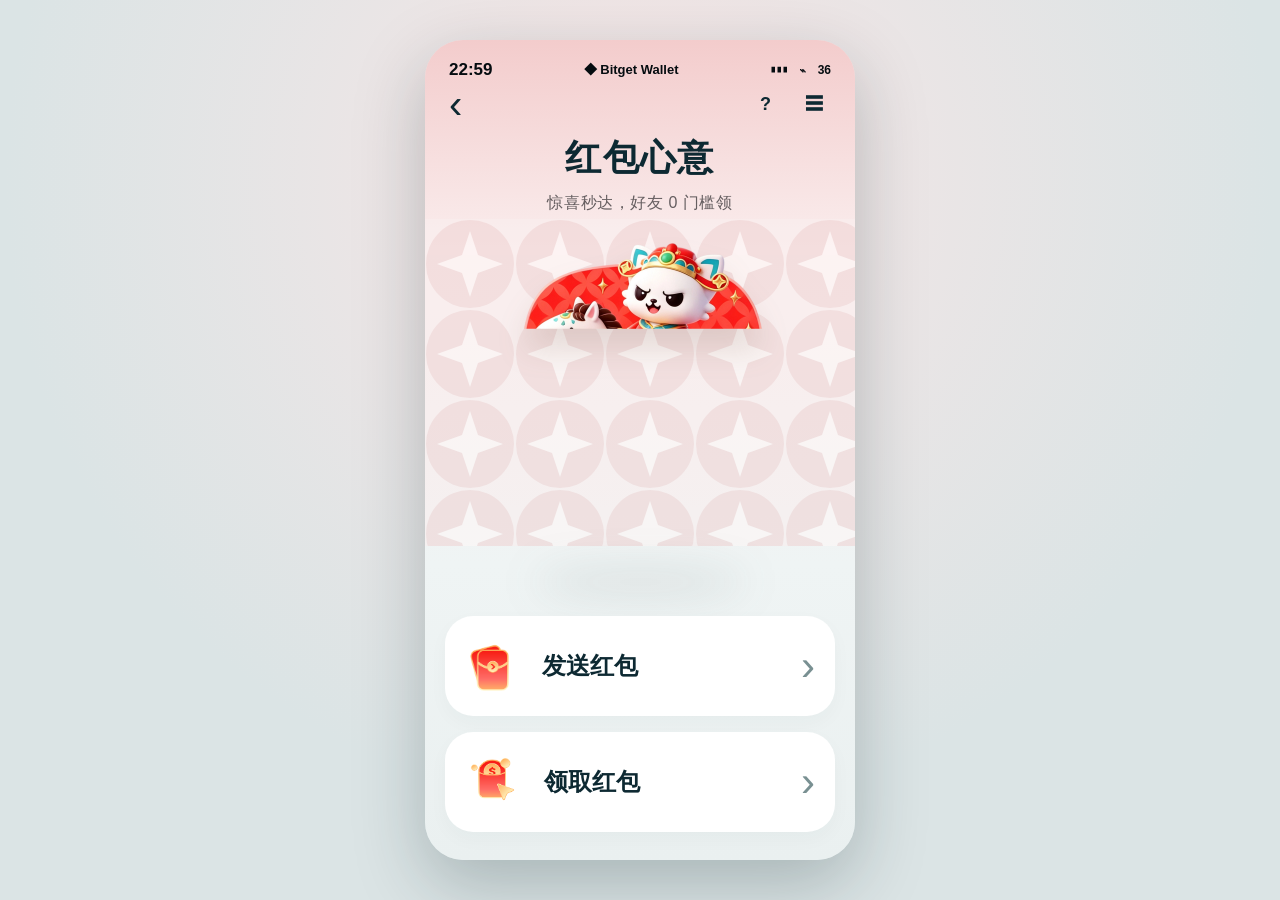
<file: index.html>
<!doctype html>
<html lang="zh-CN">
  <head>
    <meta charset="UTF-8" />
    <meta name="viewport" content="width=device-width, initial-scale=1" />
    <title>红包心意</title>
    <link rel="stylesheet" href="styles.css?v=20260820" />
  </head>
  <body>
    <main class="phone" aria-label="红包心意">
      <!-- 第1行：状态栏 + 导航 -->
      <header class="topbar">
        <div class="status"><strong>22:59</strong><span class="brand">◆ Bitget Wallet</span><span class="signal">▮▮▮　⌁　36</span></div>
        <nav class="nav"><span class="back">‹</span><span class="nav-right">?　☰</span></nav>
      </header>
      <!-- 第2行：标题 -->
      <section class="intro">
        <h1>红包心意</h1>
        <p>惊喜秒达，好友 0 门槛领</p>
      </section>
      <!-- 第3行：Hero 插图区 -->
      <section class="hero">
        <div class="pattern" aria-hidden="true"></div>
        <img class="hero-img" src="assets/illustrations/illustration-hero-red-packet-01.png" alt="骑马捧元宝的新春红包插画" />
        <div class="hero-shadow" aria-hidden="true"></div>
      </section>
      <!-- 第4行：按钮区 -->
      <section class="actions">
        <button class="card" onclick="location.href='send.html'"><img src="assets/icons/icon-action-send-01.png" alt="" /><strong>发送红包</strong><i>›</i></button>
        <button class="card" onclick="location.href='receive-code.html'"><img src="assets/icons/icon-action-receive-01.png" alt="" /><strong>领取红包</strong><i>›</i></button>
      </section>
    </main>
  </body>
</html>
</file>
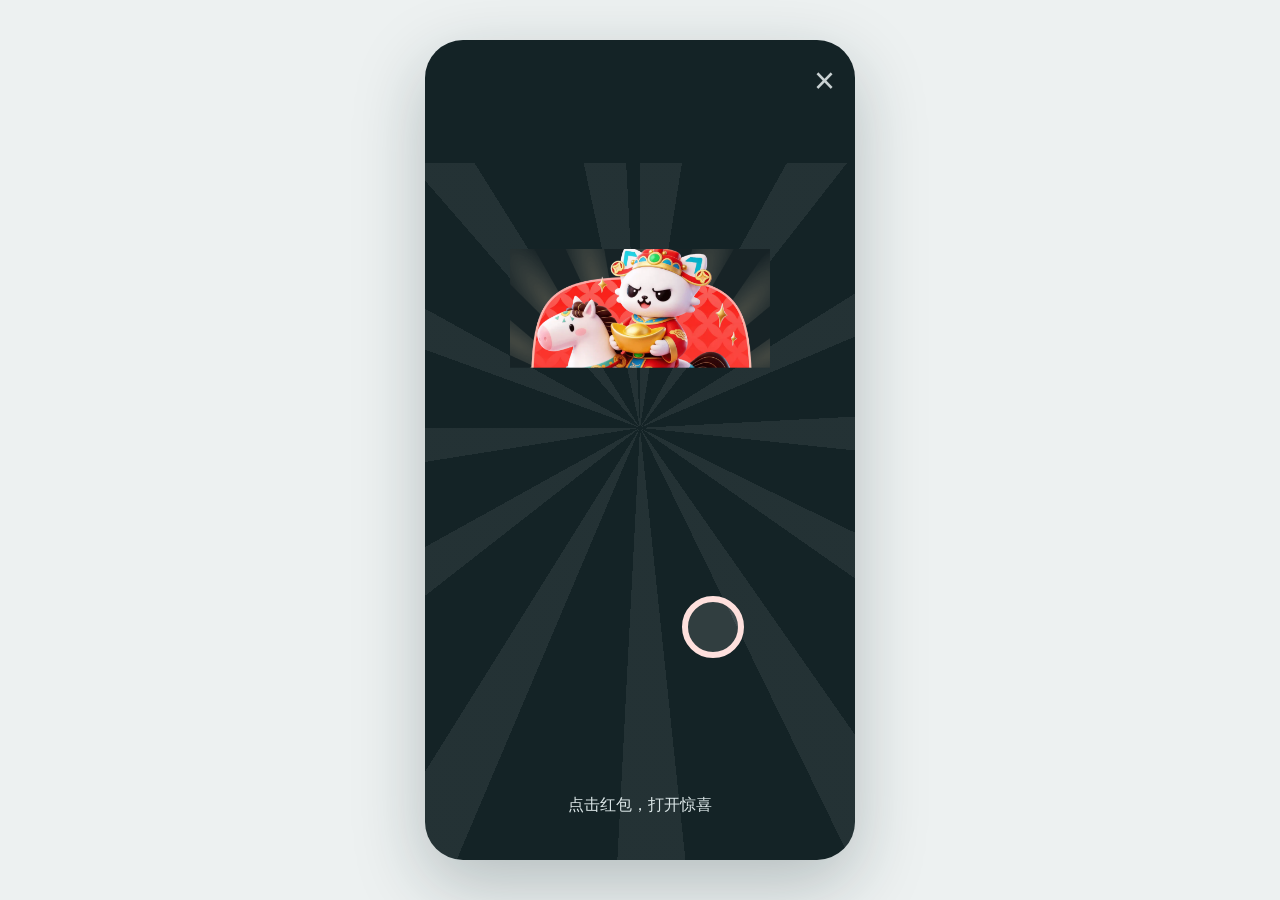
<file: open.html>
<!doctype html>
<html lang="zh-CN">
  <head>
    <meta charset="UTF-8" />
    <meta name="viewport" content="width=device-width, initial-scale=1" />
    <title>打开红包</title>
    <link rel="stylesheet" href="flow.css?v=20260820" />
    <link rel="stylesheet" href="open-result.css?v=20260820" />
  </head>
  <body>
    <main class="screen open">
      <div class="rays"></div>
      <span class="close" onclick="location.href='receive.html'">×</span>
      <button id="packet" class="packet-state" aria-label="打开红包">
        <img src="assets/states/open-red-packet-state.png" alt="点击打开红包" />
      </button>
      <p class="tip">点击红包，打开惊喜</p>
    </main>
    <script>
      document.querySelector('#packet').addEventListener('click', e => {
        e.currentTarget.classList.add('opening');
        document.querySelector('.tip').textContent = '正在打开…';
        setTimeout(() => location.href = 'result.html', 850);
      });
    </script>
  </body>
</html>
</file>
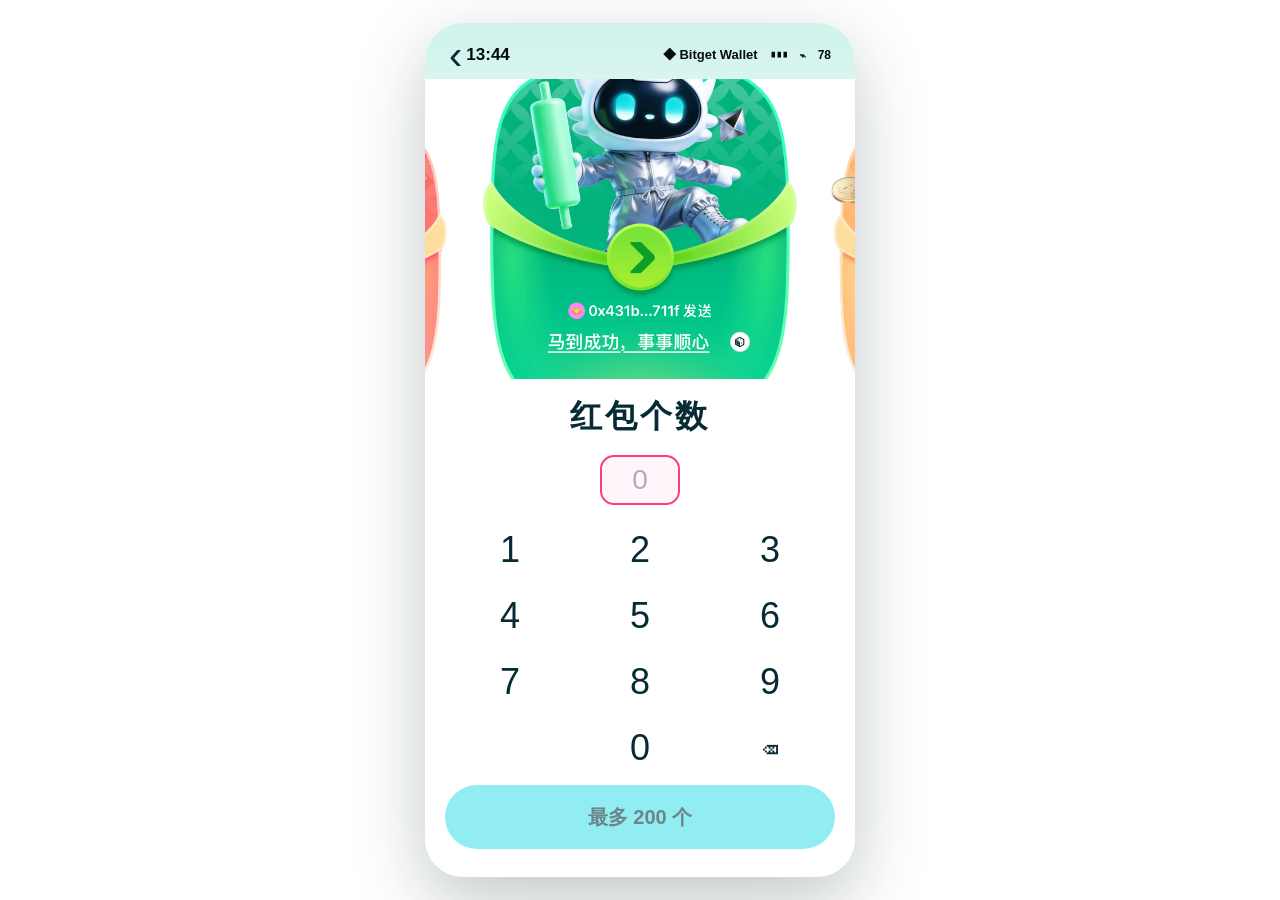
<file: quantity.html>
<!doctype html>
<html lang="zh-CN">
  <head>
    <meta charset="UTF-8" />
    <meta name="viewport" content="width=device-width, initial-scale=1" />
    <title>红包个数</title>
    <link rel="stylesheet" href="quantity.css?v=20260820" />
  </head>
  <body>
    <main class="phone">
      <header class="topbar">
        <a class="back" href="send.html">‹</a>
        <span class="time">13:44</span>
        <b class="brand">◆ Bitget Wallet</b>
        <i class="signal">▮▮▮　⌁　78</i>
      </header>
      <img class="selected-cover" src="assets/covers/cover-selected-green.png" alt="已选择的红包封面" />
      <h1 class="page-title">红包个数</h1>
      <output id="count" class="count-display">0</output>
      <section class="pad">
        <button>1</button><button>2</button><button>3</button>
        <button>4</button><button>5</button><button>6</button>
        <button>7</button><button>8</button><button>9</button>
        <span></span><button>0</button><button data-delete>⌫</button>
      </section>
      <button id="confirm" class="confirm-btn" disabled>最多 200 个</button>
    </main>
    <script src="quantity.js?v=20260820"></script>
  </body>
</html>
</file>
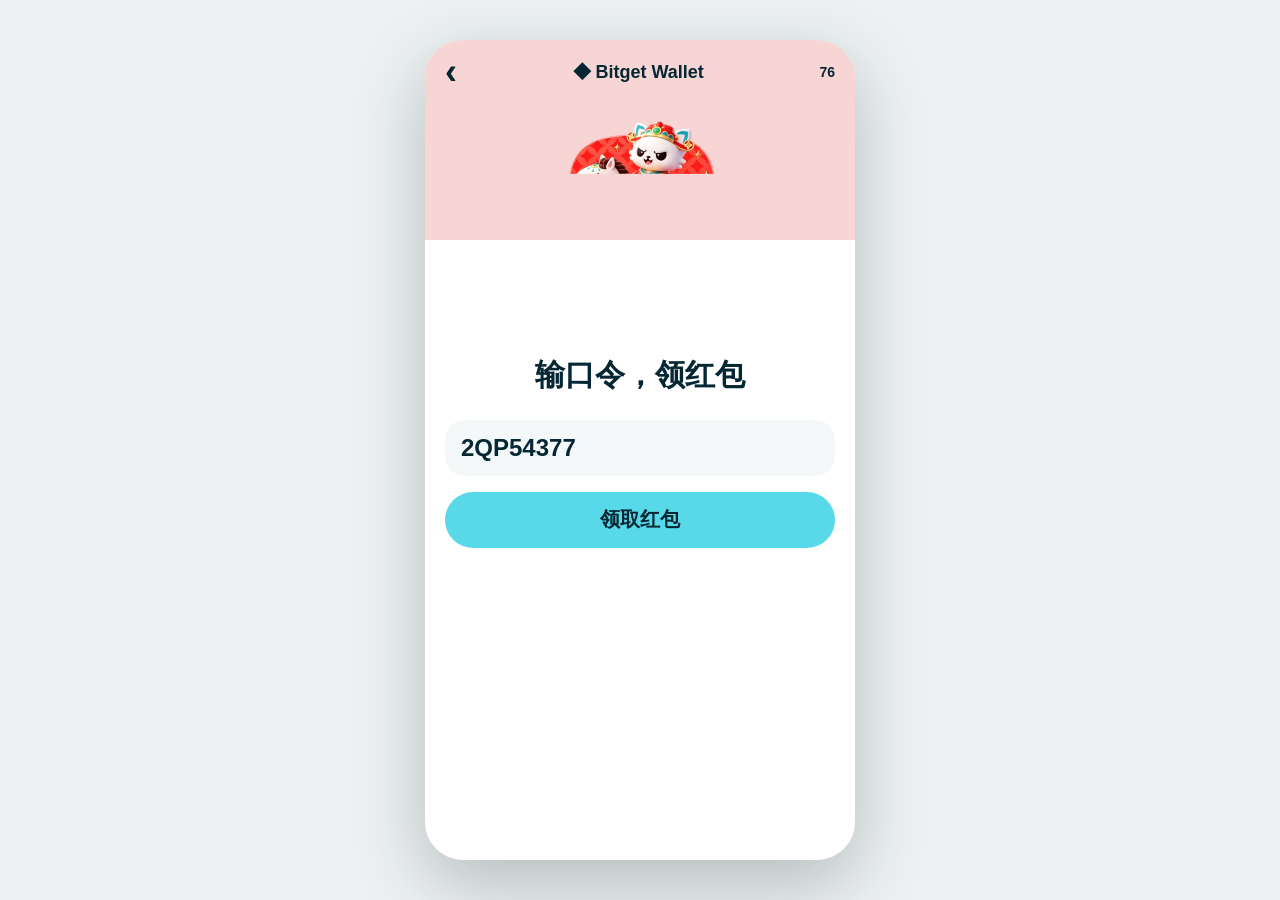
<file: receive-code.html>
<!doctype html>
<html lang="zh-CN">
  <head>
    <meta charset="UTF-8" />
    <meta name="viewport" content="width=device-width, initial-scale=1" />
    <title>输入口令，领红包</title>
    <link rel="stylesheet" href="flow.css?v=20260820" />
  </head>
  <body>
    <main class="screen receive-code">
      <div class="top">
        <a class="back" href="share.html">‹</a>
        <span class="fake-brand">◆ Bitget Wallet</span>
        <span>76</span>
      </div>
      <img class="hero" src="assets/illustrations/illustration-hero-red-packet-01.png" alt="红包插画" />
      <h1>输口令，领红包</h1>
      <input id="code" class="code-input" value="2QP54377" aria-label="红包口令" />
      <button class="btn claim" onclick="location.href='receive.html'">领取红包</button>
    </main>
  </body>
</html>
</file>
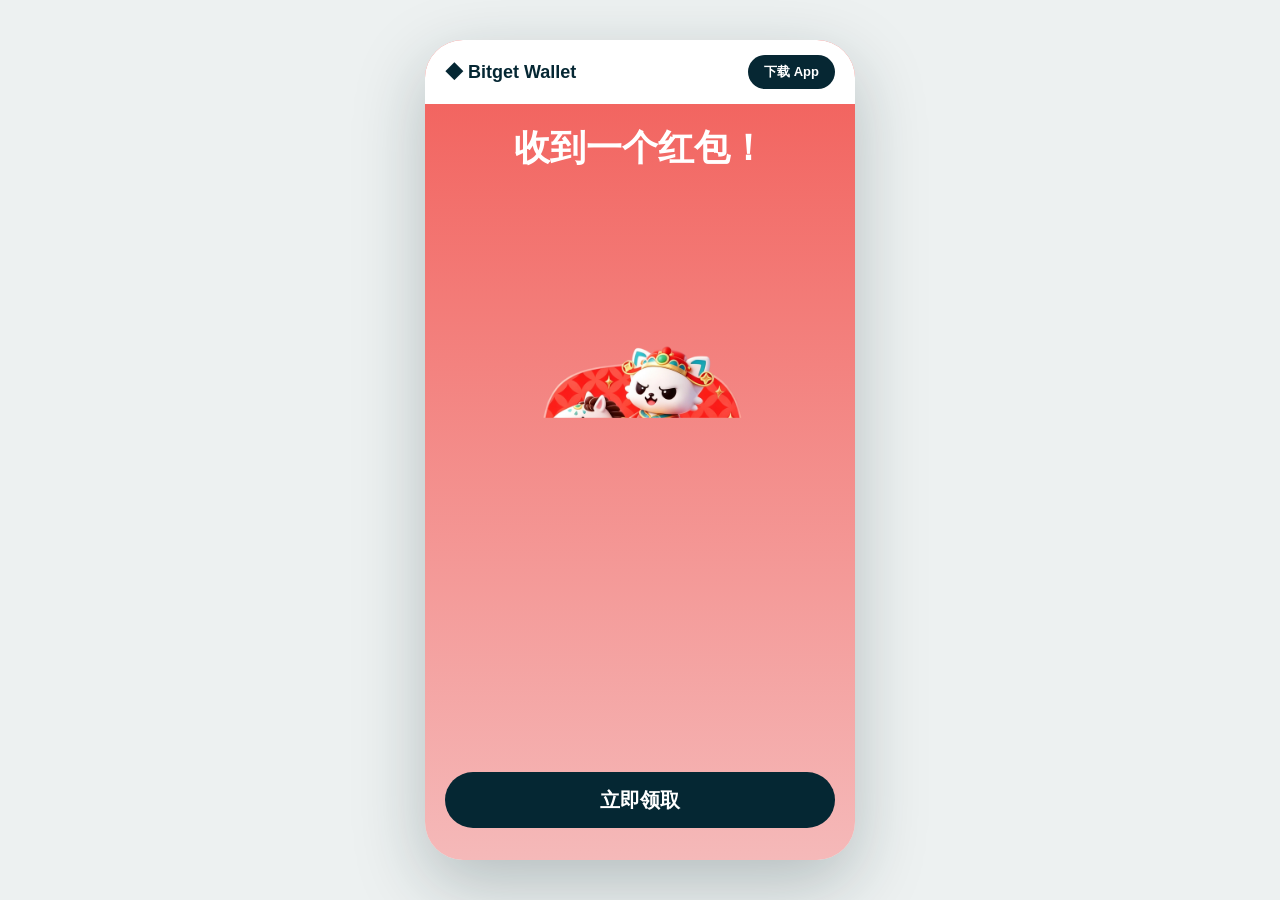
<file: receive.html>
<!doctype html>
<html lang="zh-CN">
  <head>
    <meta charset="UTF-8" />
    <meta name="viewport" content="width=device-width, initial-scale=1" />
    <title>收到一个红包</title>
    <link rel="stylesheet" href="flow.css?v=20260820" />
  </head>
  <body>
    <main class="screen landing">
      <div class="walletbar">
        ◆ Bitget Wallet
        <small>下载 App</small>
      </div>
      <h1>收到一个红包！</h1>
      <img class="hero" src="assets/illustrations/illustration-hero-red-packet-01.png" alt="红包" />
      <button class="btn claim" onclick="location.href='open.html'">立即领取</button>
    </main>
  </body>
</html>
</file>
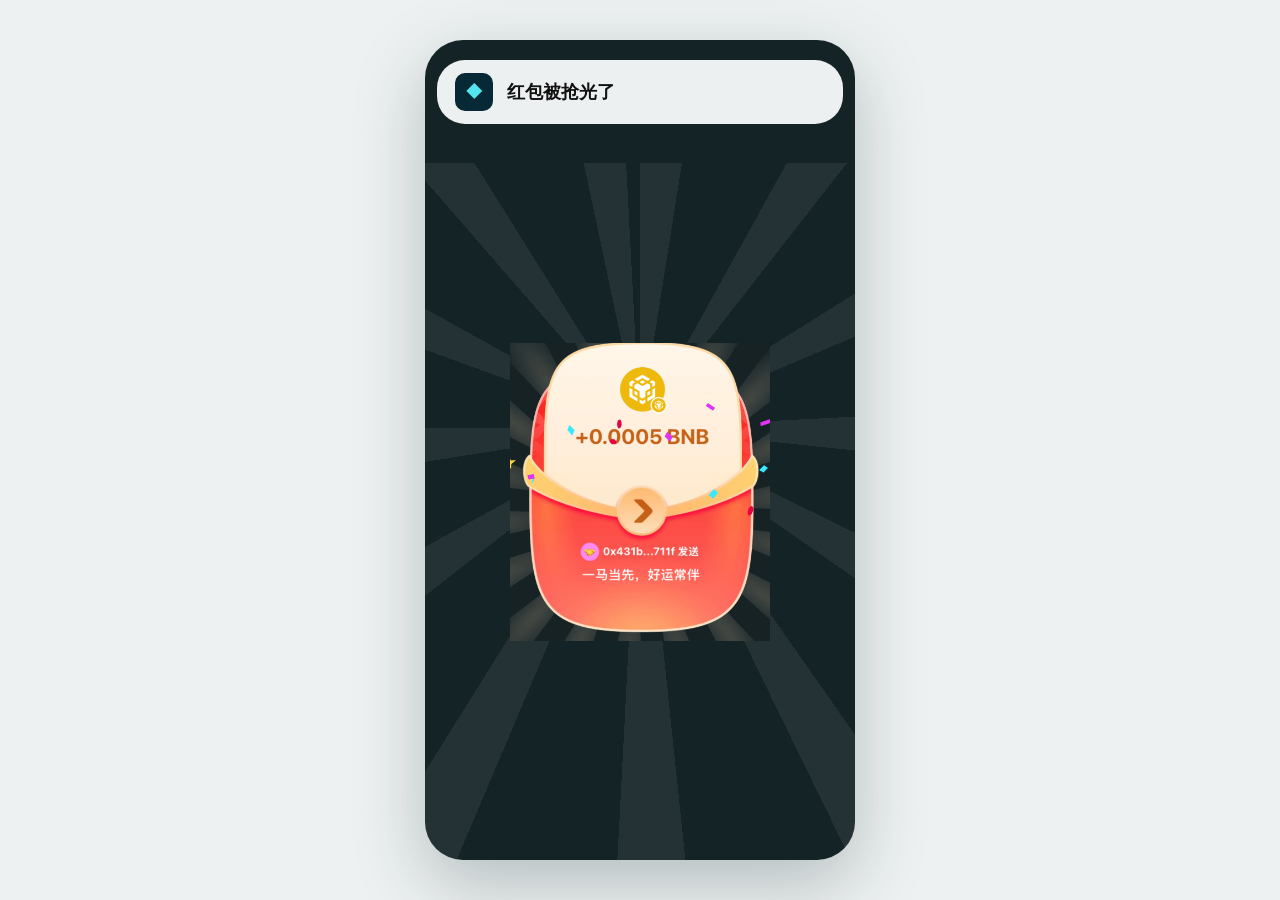
<file: result.html>
<!doctype html>
<html lang="zh-CN">
  <head>
    <meta charset="UTF-8" />
    <meta name="viewport" content="width=device-width, initial-scale=1" />
    <title>红包结果</title>
    <link rel="stylesheet" href="flow.css?v=20260820" />
    <link rel="stylesheet" href="open-result.css?v=20260820" />
  </head>
  <body>
    <main class="screen result">
      <div class="rays"></div>
      <div class="toast">
        <i>◆</i>红包被抢光了
      </div>
      <img class="opened-state" src="assets/states/opened-red-packet-result.png" alt="已打开红包，获得 0.0005 BNB" />
    </main>
  </body>
</html>
</file>
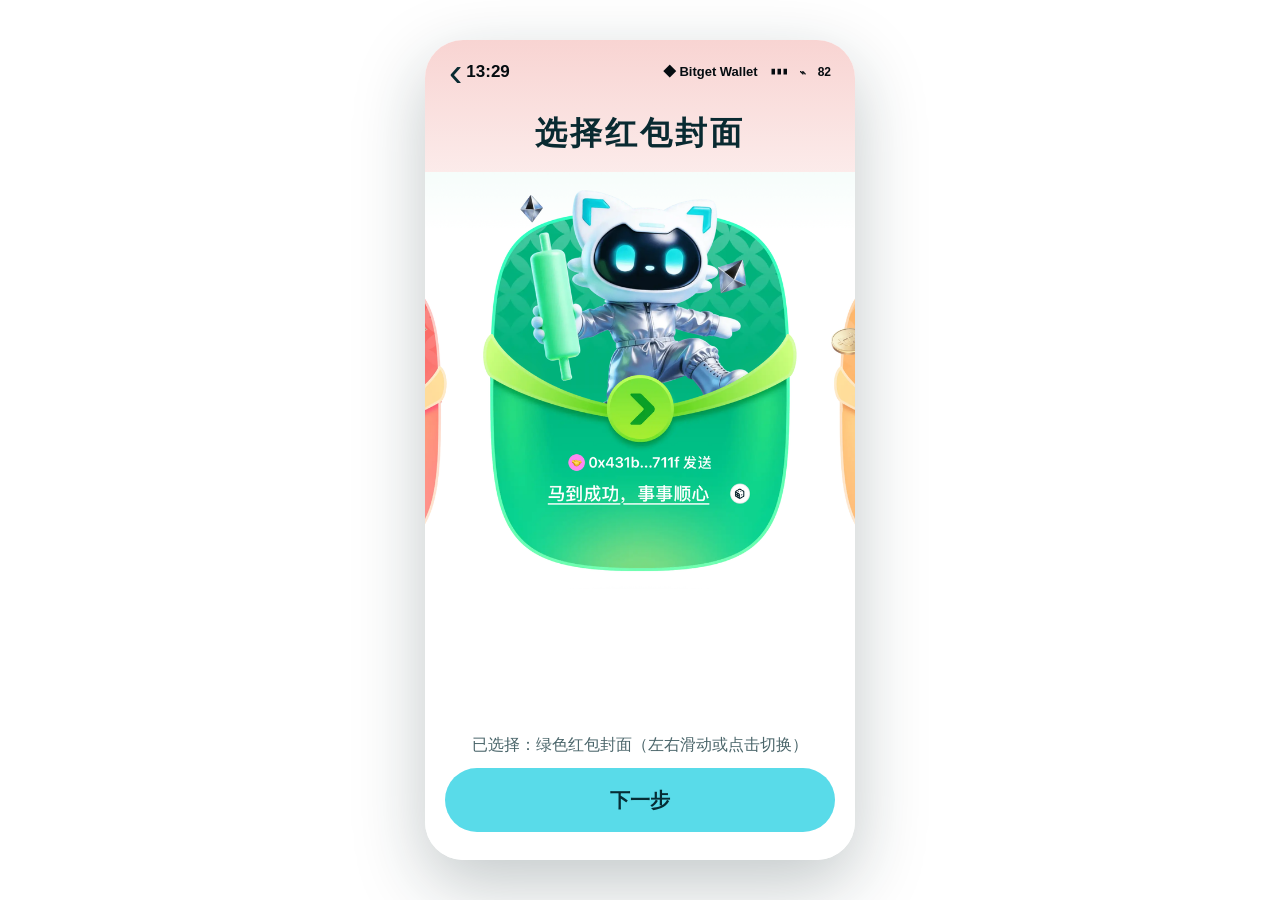
<file: send.html>
<!doctype html>
<html lang="zh-CN">
  <head>
    <meta charset="UTF-8" />
    <meta name="viewport" content="width=device-width, initial-scale=1" />
    <title>选择红包封面</title>
    <link rel="stylesheet" href="send.css?v=20260820" />
  </head>
  <body>
    <main class="phone">
      <header class="topbar">
        <a class="back" href="index.html">‹</a>
        <span class="time">13:29</span>
        <b class="brand">◆ Bitget Wallet</b>
        <i class="signal">▮▮▮　⌁　82</i>
      </header>
      <h1 class="page-title">选择红包封面</h1>
      <section class="carousel" aria-label="红包封面，可左右滑动">
        <div class="track">
          <img src="assets/covers/cover-01.png" alt="红色红包封面" />
          <img src="assets/covers/cover-02.png" alt="绿色红包封面" />
          <img src="assets/covers/cover-03.png" alt="橙色红包封面" />
        </div>
      </section>
      <p class="cover-note" id="cover-note">已选择：绿色红包封面（左右滑动切换）</p>
      <button id="next" class="next-btn">下一步</button>
    </main>
    <script src="send.js?v=20260820"></script>
  </body>
</html>
</file>
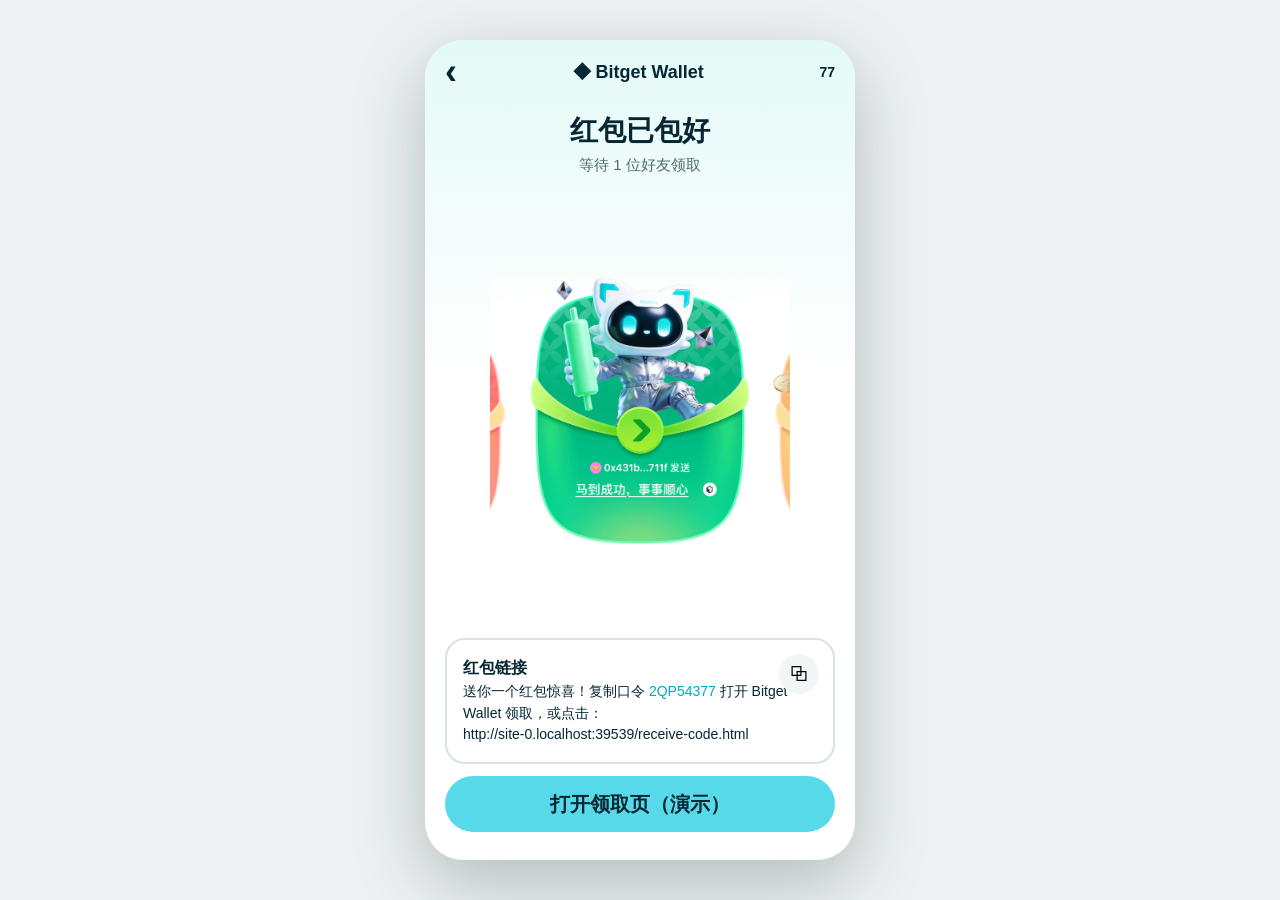
<file: share.html>
<!doctype html>
<html lang="zh-CN">
  <head>
    <meta charset="UTF-8" />
    <meta name="viewport" content="width=device-width, initial-scale=1" />
    <title>红包已包好</title>
    <link rel="stylesheet" href="flow.css?v=20260820" />
  </head>
  <body>
    <main class="screen share">
      <div class="top">
        <a class="back" href="quantity.html">‹</a>
        <span class="fake-brand">◆ Bitget Wallet</span>
        <span>77</span>
      </div>
      <h1>红包已包好</h1>
      <p class="lead">等待 1 位好友领取</p>
      <img id="share-cover" class="hero" src="assets/covers/cover-selected-green.png" alt="已选择的红包" />
      <section class="linkbox">
        <b>红包链接</b><br />
        送你一个红包惊喜！复制口令 <span style="color:#00a8cb">2QP54377</span> 打开 Bitget Wallet 领取，或点击：<br />
        <span id="share-url"></span>
        <button class="copy" onclick="navigator.clipboard?.writeText(document.querySelector('#share-url').textContent);this.textContent='✓'">⧉</button>
      </section>
      <button class="btn next-local" onclick="location.href='receive-code.html'">打开领取页（演示）</button>
    </main>
    <script>
      const cover = Number(sessionStorage.getItem('redPacketCover') ?? 1);
      document.querySelector('#share-cover').src = `assets/covers/cover-0${cover + 1}.png`;
      document.querySelector('#share-url').textContent = new URL('receive-code.html', location.href).href;
    </script>
  </body>
</html>
</file>
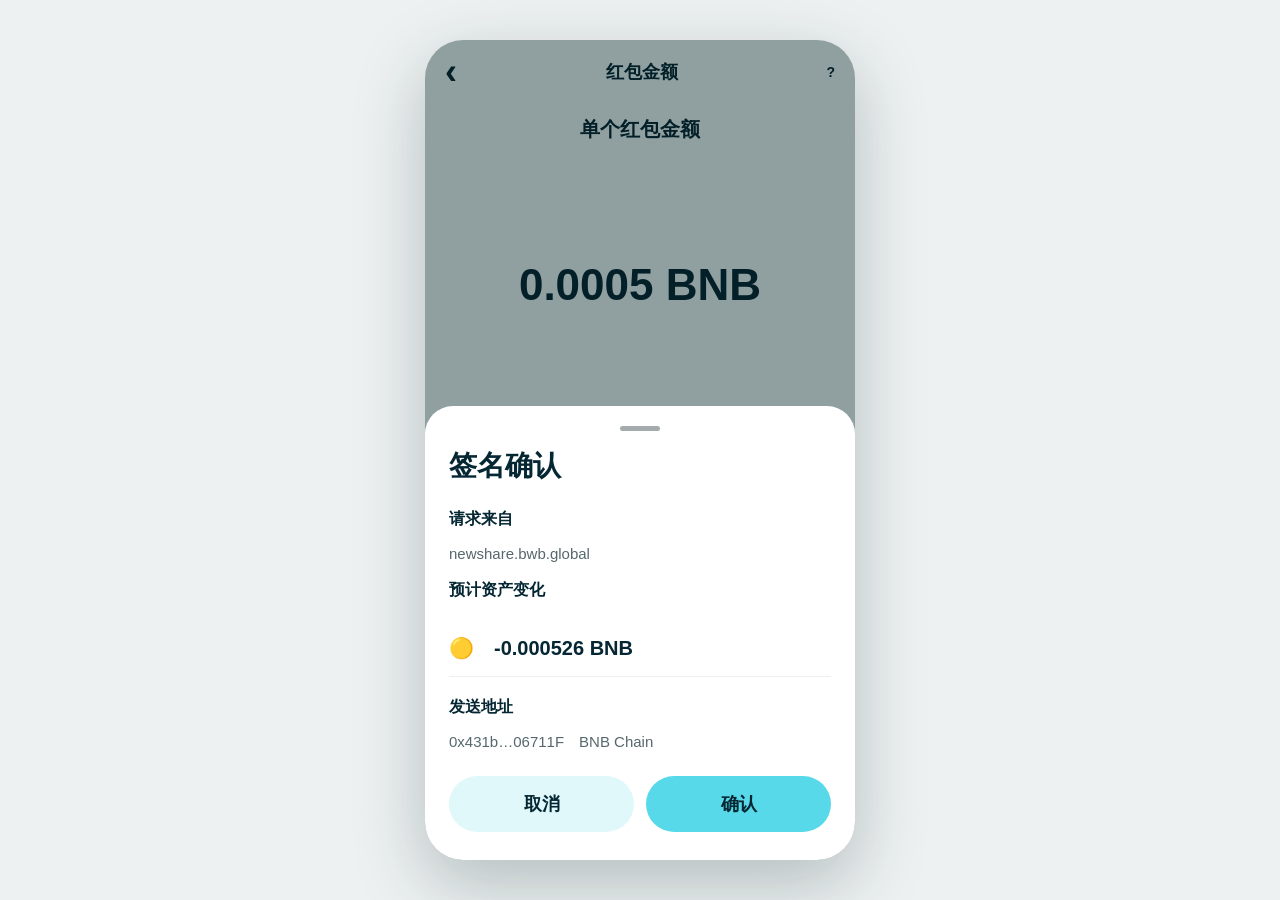
<file: sign.html>
<!doctype html>
<html lang="zh-CN">
  <head>
    <meta charset="UTF-8" />
    <meta name="viewport" content="width=device-width, initial-scale=1" />
    <title>签名确认（演示）</title>
    <link rel="stylesheet" href="flow.css?v=20260820" />
  </head>
  <body>
    <main class="screen modal-base">
      <div class="top">
        <a class="back" href="quantity.html">‹</a>
        <span class="fake-brand">红包金额</span>
        <span>?</span>
      </div>
      <h1 class="amount-title">单个红包金额</h1>
      <div class="amount-number">0.0005 BNB</div>
      <div class="shade"></div>
      <section class="sheet">
        <i class="grab"></i>
        <h1>签名确认</h1>
        <h2>请求来自</h2>
        <p class="muted">newshare.bwb.global</p>
        <h2>预计资产变化</h2>
        <p class="txn">🟡　-0.000526 BNB</p>
        <h2>发送地址</h2>
        <p class="muted">0x431b…06711F　BNB Chain</p>
        <div class="actions">
          <button class="cancel" onclick="history.back()">取消</button>
          <button class="confirm" onclick="location.href='share.html'">确认</button>
        </div>
      </section>
    </main>
  </body>
</html>
</file>
<file: styles.css>
/* ========================================
   红包心意 — CSS 原生响应式版（无 scale 缩放）
   设计思路：直接为手机屏幕布局，不使用 750px 固定画板
   ======================================== */

:root {
  font-family: -apple-system, BlinkMacSystemFont, "PingFang SC", "Microsoft YaHei", sans-serif;
  color: #0d2932;
  background: #eaf0f0;
}

* {
  box-sizing: border-box;
}

body {
  margin: 0;
  min-height: 100dvh;
  display: grid;
  place-items: center;
  background: radial-gradient(circle at 50% 20%, #f7e6e6 0, #dbe4e5 66%);
}

button {
  font: inherit;
  cursor: pointer;
}

/* ========== 手机外框（Grid 布局，自适应屏幕） ========== */
.phone {
  position: relative;
  width: min(100vw, 430px);
  min-height: 100svh;
  overflow: hidden;
  display: grid;
  grid-template-rows: auto auto 1fr auto;
  background: linear-gradient(180deg, #f3cccc 0%, #faeeee 26%, #eff4f4 64%, #eaf0f0 100%);
}

/* ========== 第1行：状态栏 + 导航 ========== */
.topbar {
  padding: max(20px, env(safe-area-inset-top)) 24px 0;
}

.status {
  display: flex;
  justify-content: space-between;
  align-items: center;
  color: #050c10;
  font-size: 14px;
}

.status strong {
  font-size: 17px;
}

.brand {
  font-weight: 800;
  font-size: 13px;
}

.signal {
  font-size: 12px;
  font-weight: 800;
}

.nav {
  margin-top: 12px;
  display: flex;
  justify-content: space-between;
  align-items: center;
}

.back {
  font: 40px/24px Arial;
  color: #0d2932;
}

.nav-right {
  font: 800 18px/1 Arial;
  letter-spacing: 8px;
  color: #0d2932;
}

/* ========== 第2行：标题 ========== */
.intro {
  text-align: center;
  padding-top: 20px;
}

.intro h1 {
  margin: 0;
  font-size: 36px;
  line-height: 1.2;
  letter-spacing: .04em;
  font-weight: 800;
}

.intro p {
  margin: 14px 0 0;
  color: #655e60;
  font-size: 16px;
  letter-spacing: .035em;
}

/* ========== 第3行：Hero 插图区 ========== */
.hero {
  position: relative;
  display: flex;
  justify-content: center;
  align-items: flex-start;
  min-height: 0;
}

.pattern {
  position: absolute;
  inset: 5px 0 70px;
  opacity: .55;
  background-color: #faeeee;
  background-image: url("data:image/svg+xml,%3Csvg xmlns='http://www.w3.org/2000/svg' width='90' height='90' viewBox='0 0 90 90'%3E%3Ccircle cx='45' cy='45' r='44' fill='%23efd2d2'/%3E%3Cpath d='M45 12 53 36 78 45 53 54 45 78 37 54 12 45 37 36Z' fill='%23fff8f7'/%3E%3C/svg%3E");
  background-size: 90px 90px;
}

.hero-img {
  position: relative;
  width: 84%;
  max-width: 360px;
  margin-top: 20px;
  z-index: 1;
  object-fit: contain;
  filter: drop-shadow(0 20px 15px rgba(118, 88, 71, .16));
}

.hero-shadow {
  position: absolute;
  z-index: 0;
  bottom: 20px;
  width: 50%;
  height: 28px;
  border-radius: 50%;
  background: rgba(79, 93, 94, .13);
  filter: blur(20px);
}

/* ========== 第4行：按钮区 ========== */
.actions {
  position: relative;
  z-index: 2;
  display: grid;
  gap: 16px;
  padding: 0 20px max(28px, env(safe-area-inset-bottom));
  margin: 0;
  align-content: start;
}

.card {
  min-height: 100px;
  border: 0;
  border-radius: 28px;
  background: #fff;
  padding: 16px 20px;
  display: flex;
  align-items: center;
  gap: 24px;
  color: #0d2932;
  text-align: left;
  box-shadow: 0 7px 19px rgba(21, 61, 67, .03);
}

.card img {
  width: auto;
  height: 56px;
  object-fit: contain;
  flex: 0 0 auto;
}

.card strong {
  font-size: 24px;
  font-weight: 750;
}

.card i {
  margin-left: auto;
  font: 42px/1 Arial;
  color: #799092;
  font-style: normal;
  font-weight: 300;
}

/* ========== 响应式：手机端铺满屏幕（<431px） ========== */
@media (max-width: 430px) {
  body {
    display: block;       /* 去掉 grid 居中 */
    min-height: 100svh;
  }
  .phone {
    width: 100vw;         /* 铺满屏幕宽度 */
    min-height: 100svh;
    border-radius: 0;     /* 去掉圆角 */
    box-shadow: none;     /* 去掉阴影 */
  }
  .status {
    display: none;        /* 隐藏假状态栏，真手机有自己的 */
  }
  .topbar {
    padding-top: env(safe-area-inset-top); /* 用真手机的安全区域 */
  }
}

/* ========== 响应式：大屏（>=431px）模拟手机外壳 ========== */
@media (min-width: 431px) {
  .phone {
    min-height: 820px;
    max-height: 932px;
    border-radius: 38px;
    box-shadow: 0 24px 70px rgba(19, 41, 45, .26);
  }
}

/* ========== 响应式：小屏高度（<=820px）压缩间距 ========== */
@media (max-height: 820px) {
  .intro {
    padding-top: 16px;
  }

  .intro h1 {
    font-size: 34px;
  }

  .card {
    min-height: 88px;
    font-size: 22px;
  }

  .card img {
    height: 50px;
  }

  .actions {
    gap: 12px;
    padding-bottom: 18px;
  }
}
</file>
<file: flow.css>
/* ========================================
   flow.css — 6 个页面共用样式（响应式版）
   适用页面：sign / share / receive-code / receive / open / result
   ======================================== */

:root {
  --ink: #052733;
  --aqua: #58d9e9;
  --paper: #fff;
  --mint: #e9faf8;
}

* { box-sizing: border-box; }

html, body {
  margin: 0;
  min-height: 100%;
  font-family: -apple-system, BlinkMacSystemFont, "PingFang SC", "Microsoft YaHei", sans-serif;
  color: var(--ink);
  background: #edf1f1;
}

body {
  min-height: 100dvh;
  display: grid;
  place-items: center;
}

/* ========== 手机外框 ========== */
.screen {
  position: relative;
  width: min(100vw, 430px);
  min-height: 100svh;
  overflow: hidden;
  background: #fff;
  display: flex;
  flex-direction: column;
}

/* ========== 顶部导航栏 ========== */
.top {
  padding: max(20px, env(safe-area-inset-top)) 20px 12px;
  display: flex;
  align-items: center;
  justify-content: space-between;
  font-size: 14px;
  font-weight: 800;
}

.top .back {
  font-size: 36px;
  line-height: .5;
  color: var(--ink);
  text-decoration: none;
}

.fake-brand { font-weight: 900; font-size: 18px; }

/* ========== 通用按钮 ========== */
.btn {
  border: 0;
  border-radius: 32px;
  height: 56px;
  background: var(--aqua);
  font-size: 20px;
  font-weight: 800;
  color: var(--ink);
  cursor: pointer;
}

/* ========================================
   签名确认页（sign.html — .modal-base）
   ======================================== */
.modal-base {
  background: #eaf9f7;
}

.amount-title {
  margin: 0;
  padding: 20px 0;
  text-align: center;
  font-size: 20px;
  font-weight: 800;
}

.amount-number {
  flex: 1;
  display: flex;
  align-items: center;
  justify-content: center;
  font-size: 44px;
  font-weight: 900;
}

.shade {
  position: absolute;
  inset: 0;
  background: rgba(0, 20, 24, .39);
  z-index: 5;
}

.sheet {
  position: relative;
  z-index: 6;
  width: 100%;
  border-radius: 28px 28px 0 0;
  background: #fff;
  padding: 20px 24px max(28px, env(safe-area-inset-bottom));
  flex-shrink: 0;
}

.grab {
  display: block;
  width: 40px;
  height: 5px;
  border-radius: 10px;
  background: #a3abad;
  margin: 0 auto 16px;
}

.sheet h1 {
  font-size: 28px;
  margin: 0 0 24px;
}

.sheet h2 {
  font-size: 16px;
  margin: 18px 0 8px;
}

.muted {
  color: #57686d;
  font-size: 15px;
}

.txn {
  font-size: 20px;
  font-weight: 800;
  padding: 14px 0;
  border-bottom: 1px solid #edf0f0;
}

.actions {
  display: flex;
  gap: 12px;
  margin-top: 24px;
}

.actions button {
  flex: 1;
  height: 56px;
  border: 0;
  border-radius: 28px;
  font-size: 18px;
  font-weight: 800;
  cursor: pointer;
}

.cancel { background: #e1f8fa; color: var(--ink); }
.confirm { background: var(--aqua); color: var(--ink); }

/* ========================================
   分享页（share.html — .share）
   ======================================== */
.share {
  background: linear-gradient(180deg, #e4faf7 0%, #fff 41%);
}

.share h1 {
  margin: 0;
  padding: 16px 0 6px;
  text-align: center;
  font-size: 28px;
}

.share p.lead {
  margin: 0;
  text-align: center;
  font-size: 15px;
  color: #526b70;
  padding-bottom: 8px;
}

.share .hero {
  flex: 1;
  width: 80%;
  max-width: 300px;
  margin: 0 auto;
  object-fit: contain;
}

.linkbox {
  margin: 0 20px 12px;
  border: 2px solid #d7e2e1;
  border-radius: 20px;
  padding: 16px;
  font-size: 14px;
  line-height: 1.55;
  background: #fff;
  position: relative;
}

.linkbox b { font-size: 16px; }

.copy {
  position: absolute;
  right: 14px;
  top: 14px;
  width: 40px;
  height: 40px;
  border-radius: 50%;
  border: 0;
  background: #f1f6f6;
  font-size: 20px;
  cursor: pointer;
}

.next-local {
  margin: 0 20px max(28px, env(safe-area-inset-bottom));
}

/* ========================================
   输入口令页（receive-code.html — .receive-code）
   ======================================== */
.receive-code {
  background: linear-gradient(180deg, #f8d5d5 0 200px, #fff 200px);
}

.receive-code .hero {
  width: 60%;
  max-width: 220px;
  margin: 20px auto;
  object-fit: contain;
}

.receive-code h1 {
  margin: 0;
  text-align: center;
  font-size: 30px;
  padding: 8px 0;
}

.code-input {
  margin: 16px 20px;
  width: calc(100% - 40px);
  height: 56px;
  border: 0;
  border-radius: 20px;
  background: #f5f8f8;
  padding: 0 16px;
  font-size: 24px;
  font-weight: 800;
  color: var(--ink);
}

.claim {
  margin: 0 20px max(28px, env(safe-area-inset-bottom));
}

/* ========================================
   领取落地页（receive.html — .landing）
   ======================================== */
.landing {
  background: linear-gradient(180deg, #f25e59 0%, #f5b9b9 100%);
  color: #fff;
}

.landing .walletbar {
  height: 64px;
  background: #fff;
  color: var(--ink);
  padding: 0 20px;
  display: flex;
  align-items: center;
  justify-content: space-between;
  font-size: 18px;
  font-weight: 900;
}

.landing .walletbar small {
  font-size: 13px;
  padding: 8px 16px;
  background: #062733;
  color: #fff;
  border-radius: 20px;
}

.landing h1 {
  margin: 0;
  text-align: center;
  font-size: 36px;
  padding: 20px 0;
}

.landing .hero {
  flex: 1;
  width: 80%;
  max-width: 300px;
  margin: 0 auto;
  object-fit: contain;
}

.landing .claim {
  background: #052733;
  color: #fff;
  margin-bottom: 32px;
}

/* ========================================
   打开红包页（open.html — .open）
   ======================================== */
.open {
  background: #142326;
  color: #fff;
}

.rays {
  position: absolute;
  inset: 15% -40% 0;
  background: repeating-conic-gradient(from 0deg at 50% 38%, rgba(255,255,255,.09) 0 9deg, transparent 9deg 29deg);
  opacity: .75;
  pointer-events: none;
}

.open .hero,
.result .hero {
  flex: 1;
  width: 70%;
  max-width: 260px;
  margin: 0 auto;
  object-fit: contain;
  z-index: 2;
}

.tap {
  position: absolute;
  top: 55%;
  right: 15%;
  width: 70px;
  height: 70px;
  border-radius: 50%;
  border: 6px solid #fee0dd;
  background: rgba(255, 255, 255, .12);
  z-index: 3;
  animation: pulse 1s infinite;
}

.tip {
  text-align: center;
  z-index: 3;
  color: #dce7e8;
  font-size: 16px;
  padding: 12px 0 max(28px, env(safe-area-inset-bottom));
}

.open .close {
  position: absolute;
  right: 20px;
  top: max(20px, env(safe-area-inset-top));
  font-size: 36px;
  color: #cad2d3;
  z-index: 4;
  cursor: pointer;
}

/* ========================================
   结果页（result.html — .result）
   ======================================== */
.result {
  background: #142326;
  color: #fff;
}

.toast {
  margin: max(20px, env(safe-area-inset-top)) 12px 0;
  height: 64px;
  border-radius: 28px;
  background: #edf0f0;
  color: #111;
  display: flex;
  align-items: center;
  padding: 0 18px;
  gap: 14px;
  font-size: 18px;
  font-weight: 900;
  z-index: 6;
  position: relative;
}

.toast i {
  display: grid;
  place-items: center;
  width: 38px;
  height: 38px;
  border-radius: 10px;
  background: #062935;
  color: #54e4ef;
  font-style: normal;
  font-size: 16px;
}

.confetti {
  position: absolute;
  inset: 30% 0 0;
  z-index: 5;
  pointer-events: none;
  background: radial-gradient(circle at 10% 30%, #ffda4a 0 5px, transparent 6px),
              radial-gradient(circle at 81% 28%, #c840e6 0 5px, transparent 6px),
              radial-gradient(circle at 20% 55%, #54e2f5 0 5px, transparent 6px),
              radial-gradient(circle at 70% 46%, #ffca40 0 5px, transparent 6px);
}

/* ========== 动画 ========== */
@keyframes pulse {
  50% { transform: scale(1.15); opacity: .55; }
}

/* ========== 响应式：手机端铺满屏幕（<431px） ========== */
@media (max-width: 430px) {
  body {
    display: block;
    min-height: 100svh;
  }
  .screen {
    width: 100vw;
    min-height: 100svh;
    border-radius: 0;
    box-shadow: none;
  }
  .top .fake-brand,
  .top span:last-child {
    display: none;
  }
}

/* ========== 响应式：大屏手机外壳 ========== */
@media (min-width: 431px) {
  .screen {
    min-height: 820px;
    max-height: 932px;
    border-radius: 38px;
    box-shadow: 0 24px 70px rgba(19, 41, 45, .26);
  }
}

/* ========== 响应式：小屏压缩 ========== */
@media (max-height: 820px) {
  .sheet h1 { font-size: 24px; margin-bottom: 16px; }
  .share h1 { font-size: 24px; }
  .landing h1 { font-size: 30px; }
  .amount-number { font-size: 36px; }
}
</file>
<file: open-result.css>
/* open-result.css — 打开红包动画 + 结果页（响应式版） */

/* 打开红包按钮 */
.packet-state {
  flex: 1;
  width: 70%;
  max-width: 260px;
  margin: 0 auto;
  padding: 0;
  border: 0;
  background: transparent;
  z-index: 2;
  cursor: pointer;
  transform-origin: 50% 54%;
  position: relative;
}

.packet-state img {
  width: 100%;
  height: 100%;
  object-fit: contain;
}

.packet-state::after {
  content: "";
  position: absolute;
  right: 10%;
  bottom: 15%;
  width: 50px;
  height: 50px;
  border-radius: 50%;
  border: 6px solid #fee0dd;
  background: rgba(255, 255, 255, .12);
  animation: pulse 1s infinite;
}

.packet-state.opening {
  animation: packet-open .85s ease-in forwards;
}

.packet-state.opening::after {
  animation: none;
}

/* 已打开结果图 */
.opened-state {
  flex: 1;
  width: 70%;
  max-width: 260px;
  margin: 0 auto;
  object-fit: contain;
  z-index: 4;
  animation: result-in .5s ease-out;
}

/* 动画 */
@keyframes packet-open {
  0% { transform: scale(1); }
  45% { transform: scale(1.06) rotate(-1.5deg); }
  100% { transform: scale(.15); opacity: 0; }
}

@keyframes result-in {
  from { transform: scale(.82); opacity: 0; }
  to { transform: scale(1); opacity: 1; }
}
</file>
<file: quantity.css>
/* 红包个数 — CSS 原生响应式 */
:root {
  font-family: -apple-system, BlinkMacSystemFont, "PingFang SC", "Microsoft YaHei", sans-serif;
  color: #062b34;
}
* { box-sizing: border-box; }

body {
  margin: 0;
  min-height: 100dvh;
  display: grid;
  place-items: center;
  background: #fff;
}

.phone {
  position: relative;
  width: min(100vw, 430px);
  min-height: 100svh;
  overflow: hidden;
  display: flex;
  flex-direction: column;
  background: linear-gradient(180deg, #cff3eb 0%, #fff 35%);
}

/* 顶部状态栏 */
.topbar {
  padding: max(20px, env(safe-area-inset-top)) 24px 12px;
  display: flex;
  align-items: center;
  gap: 12px;
  color: #050c10;
  font-size: 14px;
}
.topbar .back { font: 40px/24px Arial; color: #092a31; text-decoration: none; }
.topbar .time { font-weight: 800; font-size: 17px; margin-left: -8px; }
.topbar .brand { font-size: 13px; font-weight: 800; margin-left: auto; }
.topbar .signal { font-style: normal; font-size: 12px; font-weight: 800; }

/* 已选封面图 */
.selected-cover {
  width: 100%;
  max-height: 300px;
  object-fit: cover;
}

/* 标题 */
.page-title {
  margin: 0;
  padding: 16px 0 8px;
  text-align: center;
  font-size: 32px;
  letter-spacing: 3px;
  font-weight: 800;
}

/* 数量显示框 */
.count-display {
  margin: 8px auto;
  width: 80px;
  height: 50px;
  border: 2px solid #ff3a86;
  border-radius: 14px;
  background: #fff5fa;
  text-align: center;
  font: 28px/46px Arial;
  color: #a7b1b4;
  display: block;
}

/* 数字键盘 */
.pad {
  flex: 1;
  display: grid;
  grid-template-columns: repeat(3, 1fr);
  row-gap: 16px;
  column-gap: 20px;
  padding: 12px 30px;
  align-content: center;
}

.pad button {
  height: 50px;
  border: 0;
  background: transparent;
  color: #062b34;
  font: 36px/1 Arial;
  cursor: pointer;
}

.pad [data-delete] { font-size: 30px; }

/* 确认按钮 */
.confirm-btn {
  margin: 0 20px max(28px, env(safe-area-inset-bottom));
  height: 64px;
  border: 0;
  border-radius: 32px;
  background: #92edf3;
  color: #6c8589;
  font-size: 20px;
  font-weight: 700;
  cursor: pointer;
}

.confirm-btn:not(:disabled) {
  background: #59dbe9;
  color: #062d35;
}

/* 响应式：手机端铺满屏幕（<431px） */
@media (max-width: 430px) {
  body { display: block; min-height: 100svh; }
  .phone {
    width: 100vw;
    min-height: 100svh;
    border-radius: 0;
    box-shadow: none;
  }
  .topbar .brand,
  .topbar .signal { display: none; }
}

/* 响应式 */
@media (min-width: 431px) {
  .phone {
    min-height: 820px;
    max-height: 932px;
    border-radius: 38px;
    box-shadow: 0 24px 70px rgba(19, 41, 45, .26);
  }
}

@media (max-height: 820px) {
  .page-title { font-size: 28px; }
  .selected-cover { max-height: 240px; }
  .pad button { height: 44px; font-size: 30px; }
  .confirm-btn { height: 56px; font-size: 18px; }
}
</file>
<file: send.css>
/* 选择红包封面 — CSS 原生响应式（无 750px 固定画板） */
:root {
  font-family: -apple-system, BlinkMacSystemFont, "PingFang SC", "Microsoft YaHei", sans-serif;
  color: #092a31;
}
* { box-sizing: border-box; }

body {
  margin: 0;
  min-height: 100dvh;
  display: grid;
  place-items: center;
  background: #fff;
}

/* 手机外框 */
.phone {
  position: relative;
  width: min(100vw, 430px);
  min-height: 100svh;
  overflow: hidden;
  display: flex;
  flex-direction: column;
  background: linear-gradient(180deg, #f8d4d2 0%, #fff 30%);
}

/* 顶部状态栏 */
.topbar {
  padding: max(20px, env(safe-area-inset-top)) 24px 12px;
  display: flex;
  align-items: center;
  gap: 12px;
  color: #050c10;
  font-size: 14px;
}

.topbar .back {
  font: 40px/24px Arial;
  color: #092a31;
  text-decoration: none;
}

.topbar .time { font-weight: 800; font-size: 17px; margin-left: -8px; }
.topbar .brand { font-size: 13px; font-weight: 800; margin-left: auto; }
.topbar .signal { font-style: normal; font-size: 12px; font-weight: 800; }

/* 标题 */
.page-title {
  margin: 0;
  padding: 16px 0;
  text-align: center;
  font-size: 32px;
  letter-spacing: 3px;
  font-weight: 800;
}

/* 封面轮播 */
.carousel {
  flex: 1;
  overflow: hidden;
  touch-action: pan-y;
  min-height: 0;
}

.track {
  height: 100%;
  display: flex;
  transition: transform .28s ease;
}

.track img {
  width: 100%;
  flex: 0 0 100%;
  object-fit: contain;
  user-select: none;
  -webkit-user-drag: none;
  cursor: pointer;
}

/* 封面提示文字 */
.cover-note {
  margin: 0;
  padding: 12px 0;
  text-align: center;
  font-size: 16px;
  color: #4a656a;
}

/* 下一步按钮 */
.next-btn {
  margin: 0 20px max(28px, env(safe-area-inset-bottom));
  height: 64px;
  border: 0;
  border-radius: 32px;
  background: #59dbe9;
  color: #062d35;
  font-size: 20px;
  font-weight: 700;
  cursor: pointer;
}

/* 响应式：手机端铺满屏幕（<431px） */
@media (max-width: 430px) {
  body { display: block; min-height: 100svh; }
  .phone {
    width: 100vw;
    min-height: 100svh;
    border-radius: 0;
    box-shadow: none;
  }
  .topbar .brand,
  .topbar .signal { display: none; }
}

/* 响应式：大屏手机外壳 */
@media (min-width: 431px) {
  .phone {
    min-height: 820px;
    max-height: 932px;
    border-radius: 38px;
    box-shadow: 0 24px 70px rgba(19, 41, 45, .26);
  }
}

/* 响应式：小屏压缩 */
@media (max-height: 820px) {
  .page-title { font-size: 28px; padding: 10px 0; }
  .next-btn { height: 56px; font-size: 18px; }
  .cover-note { font-size: 14px; padding: 8px 0; }
}
</file>
